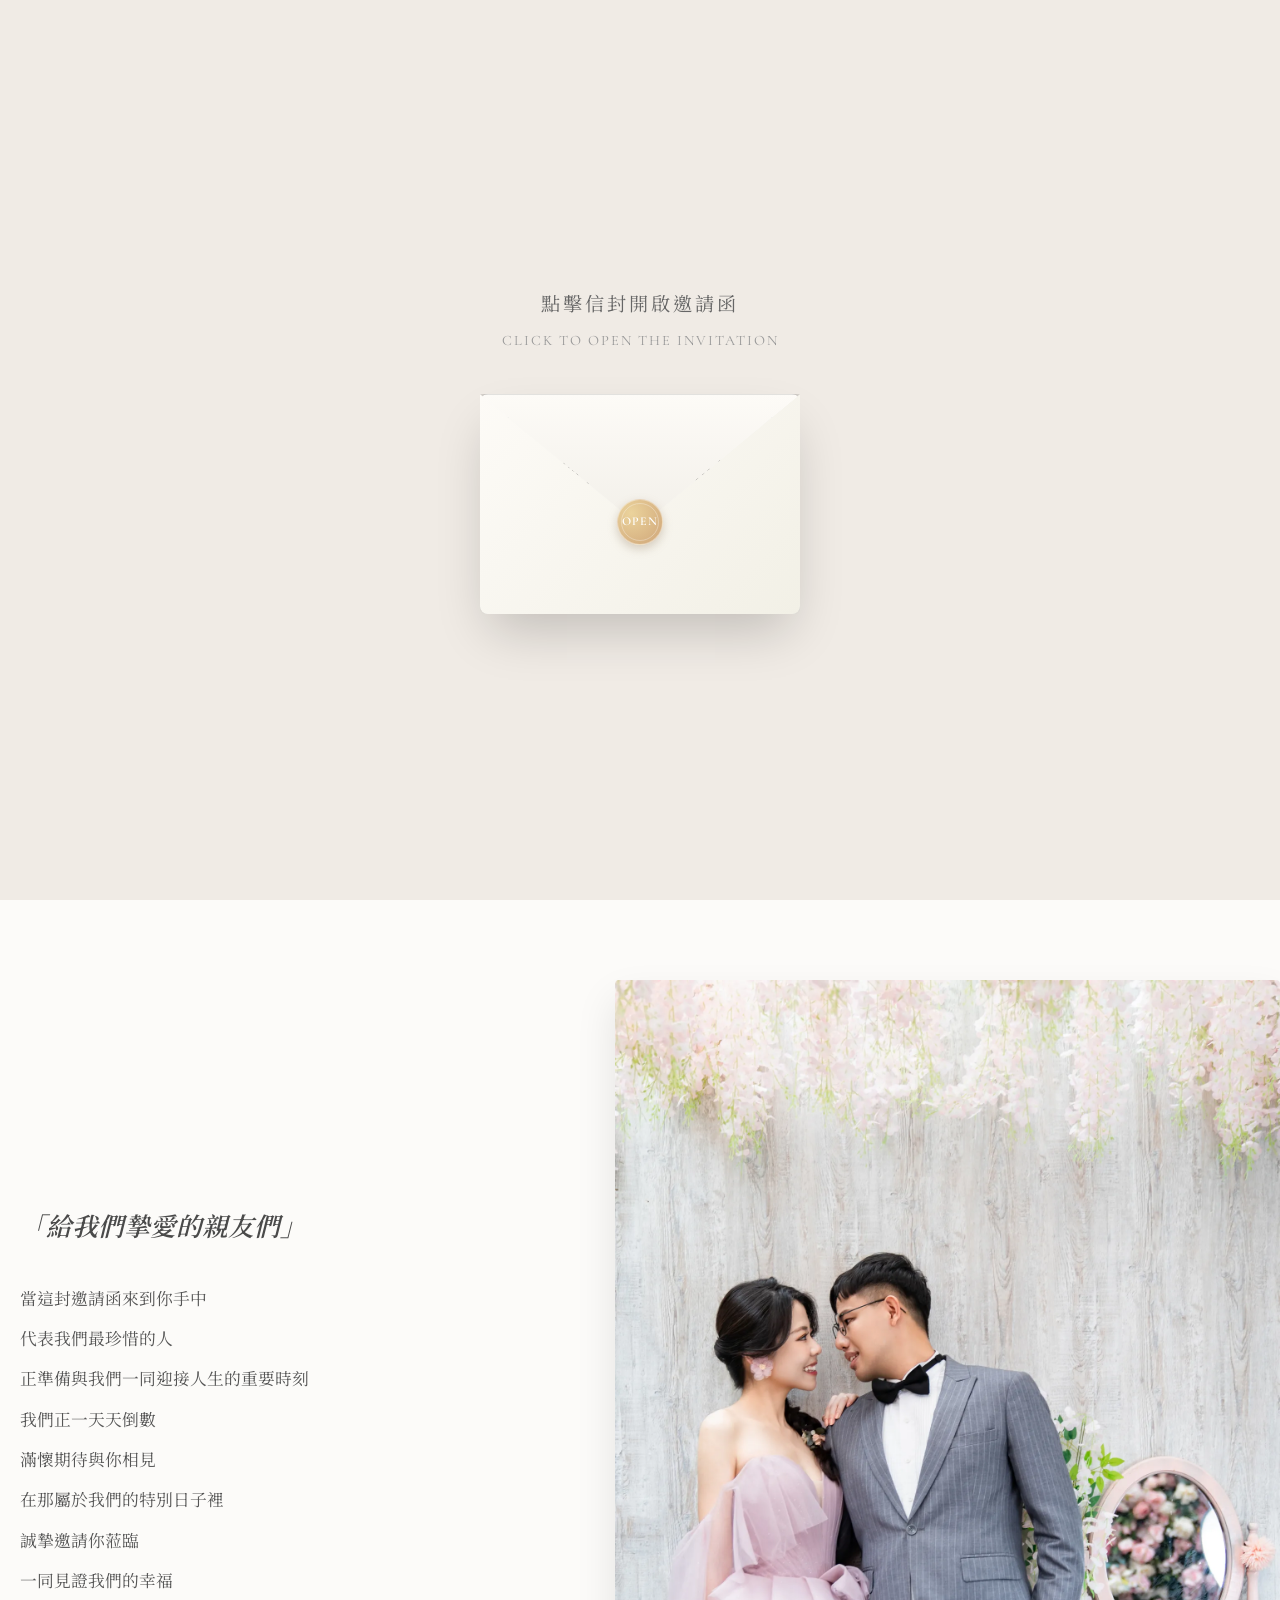
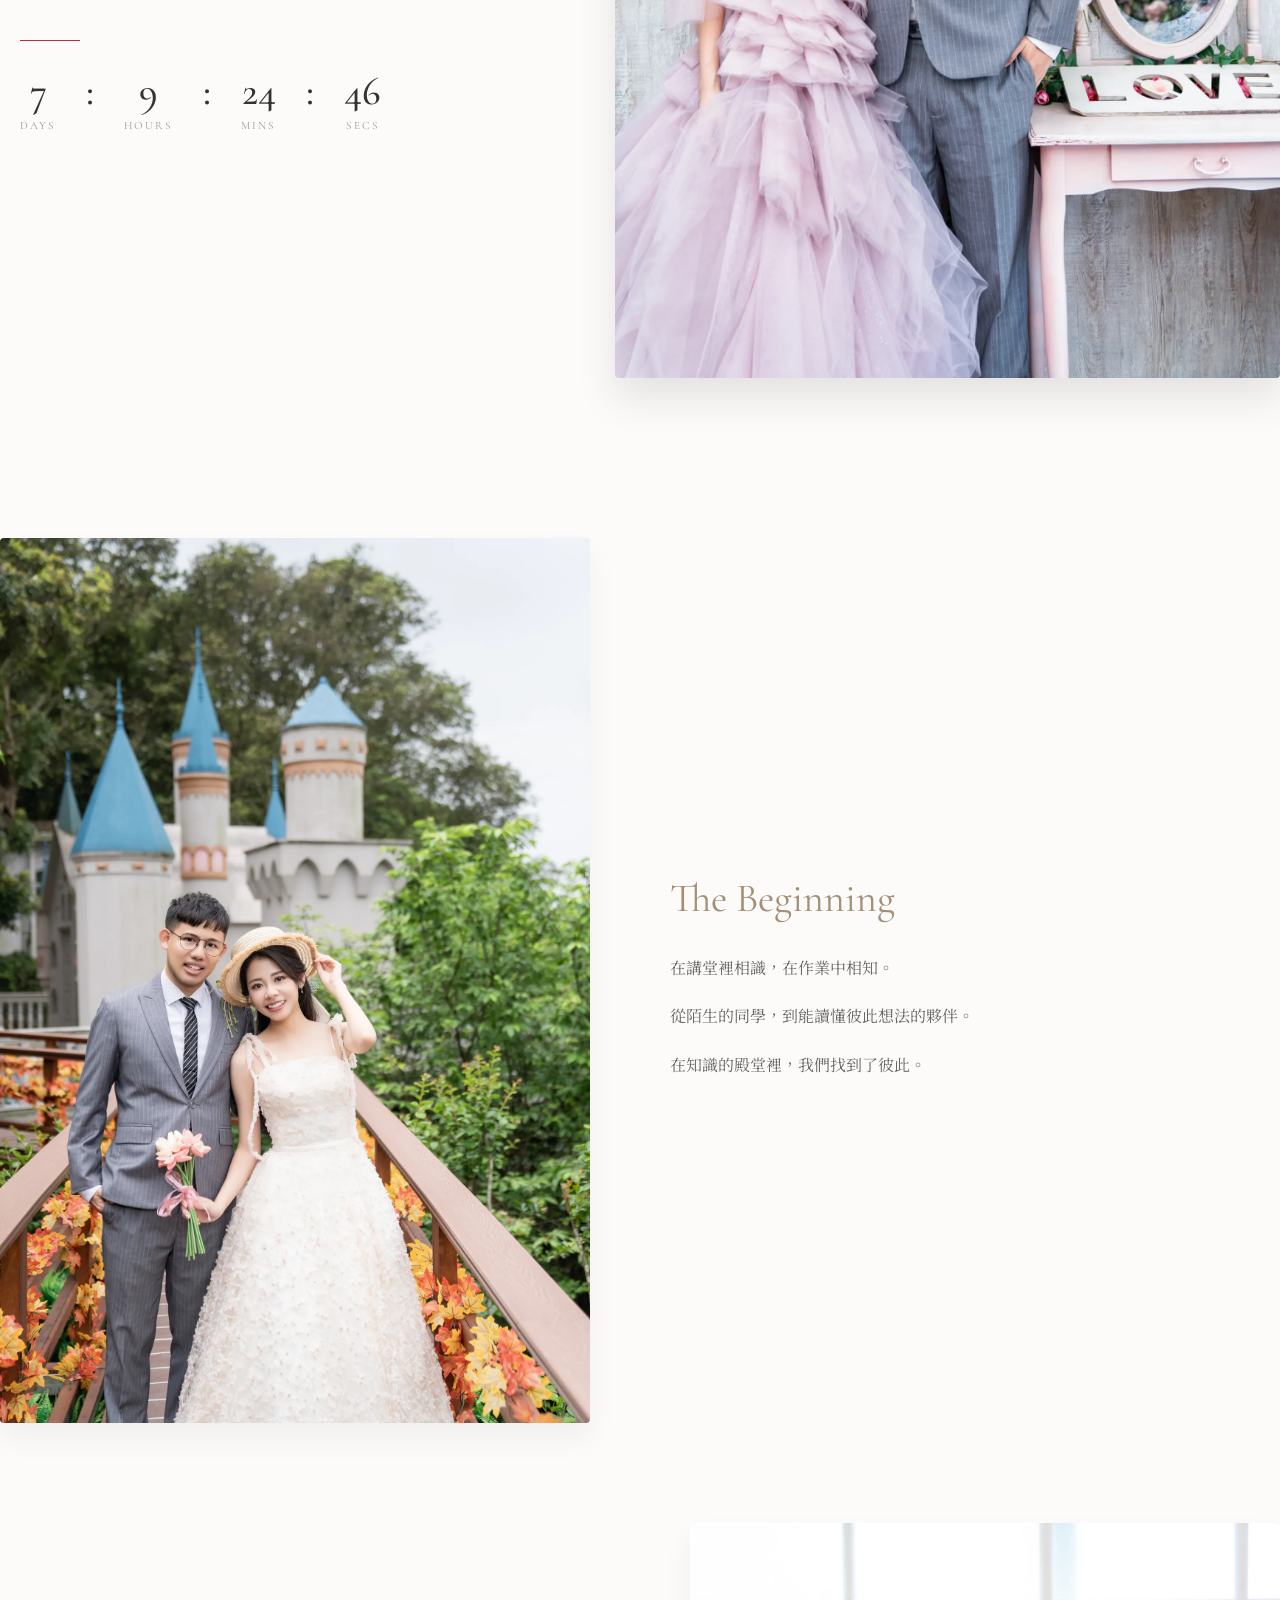
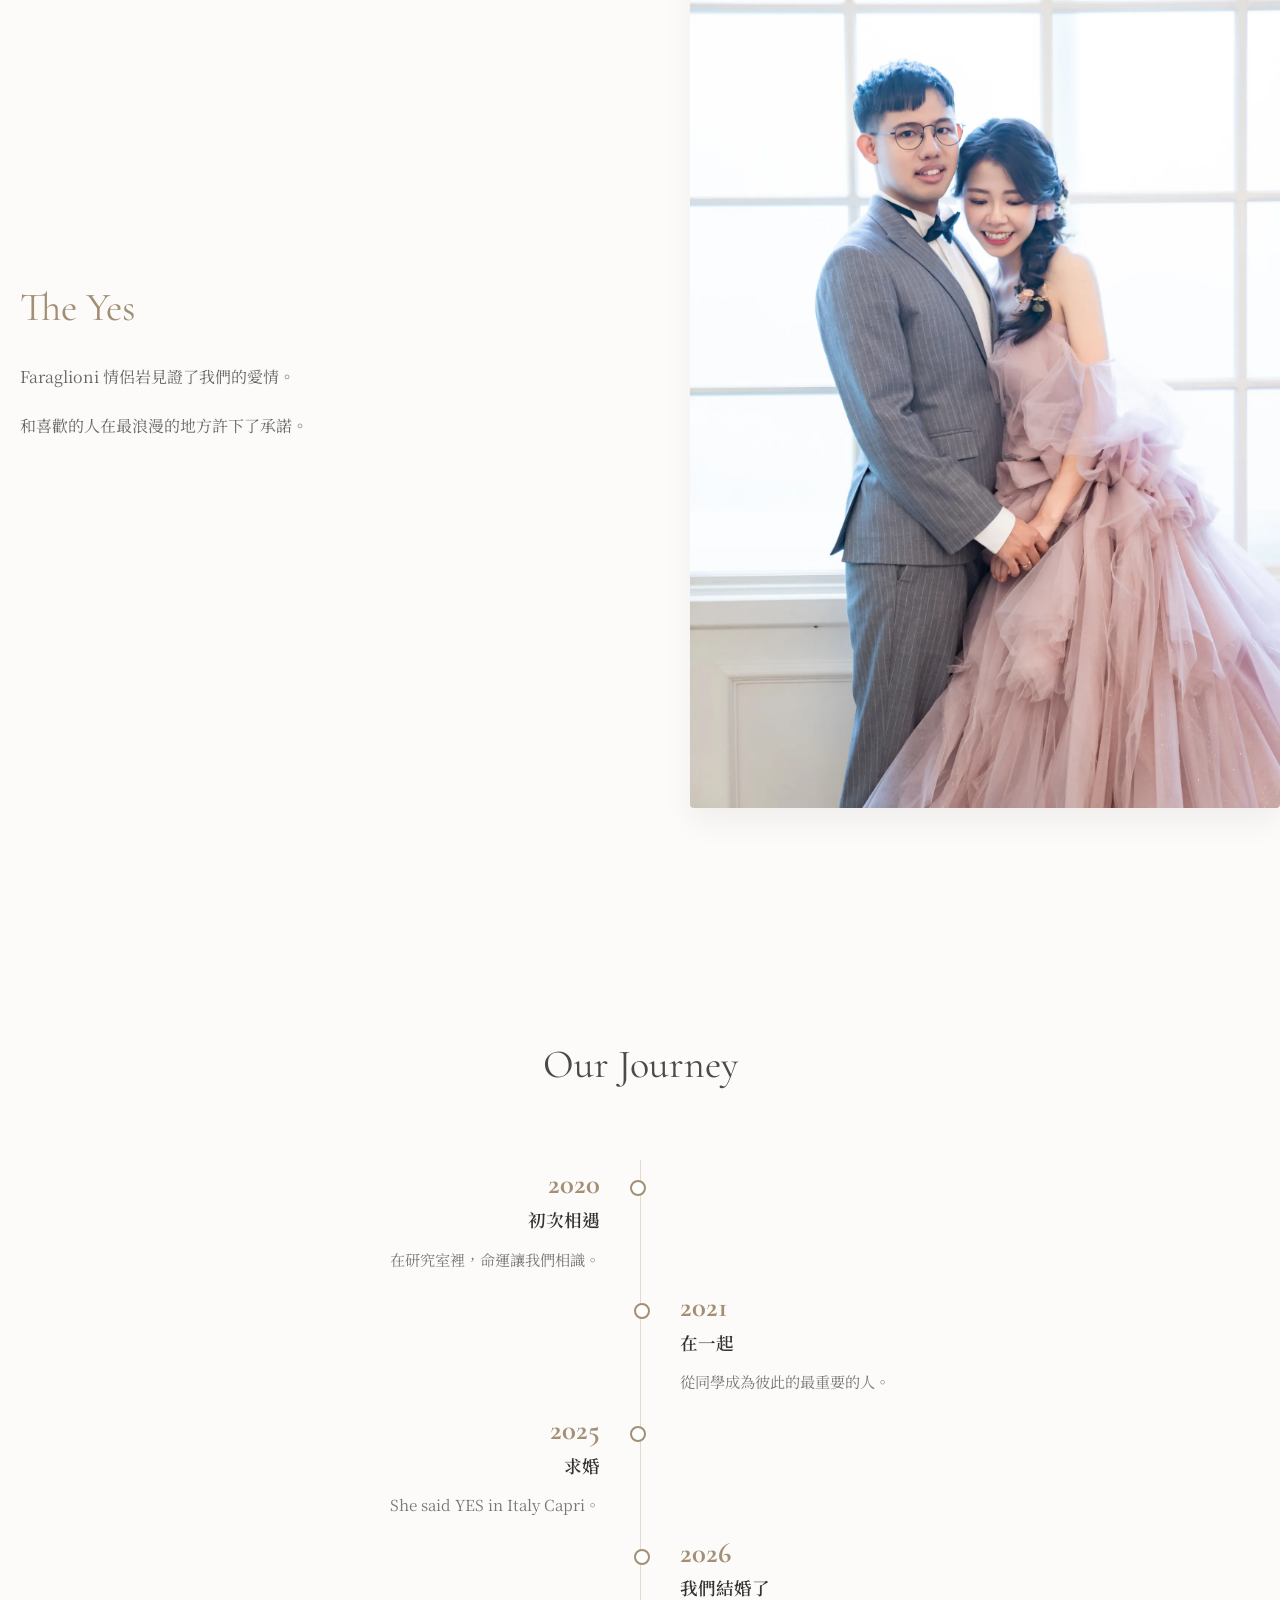
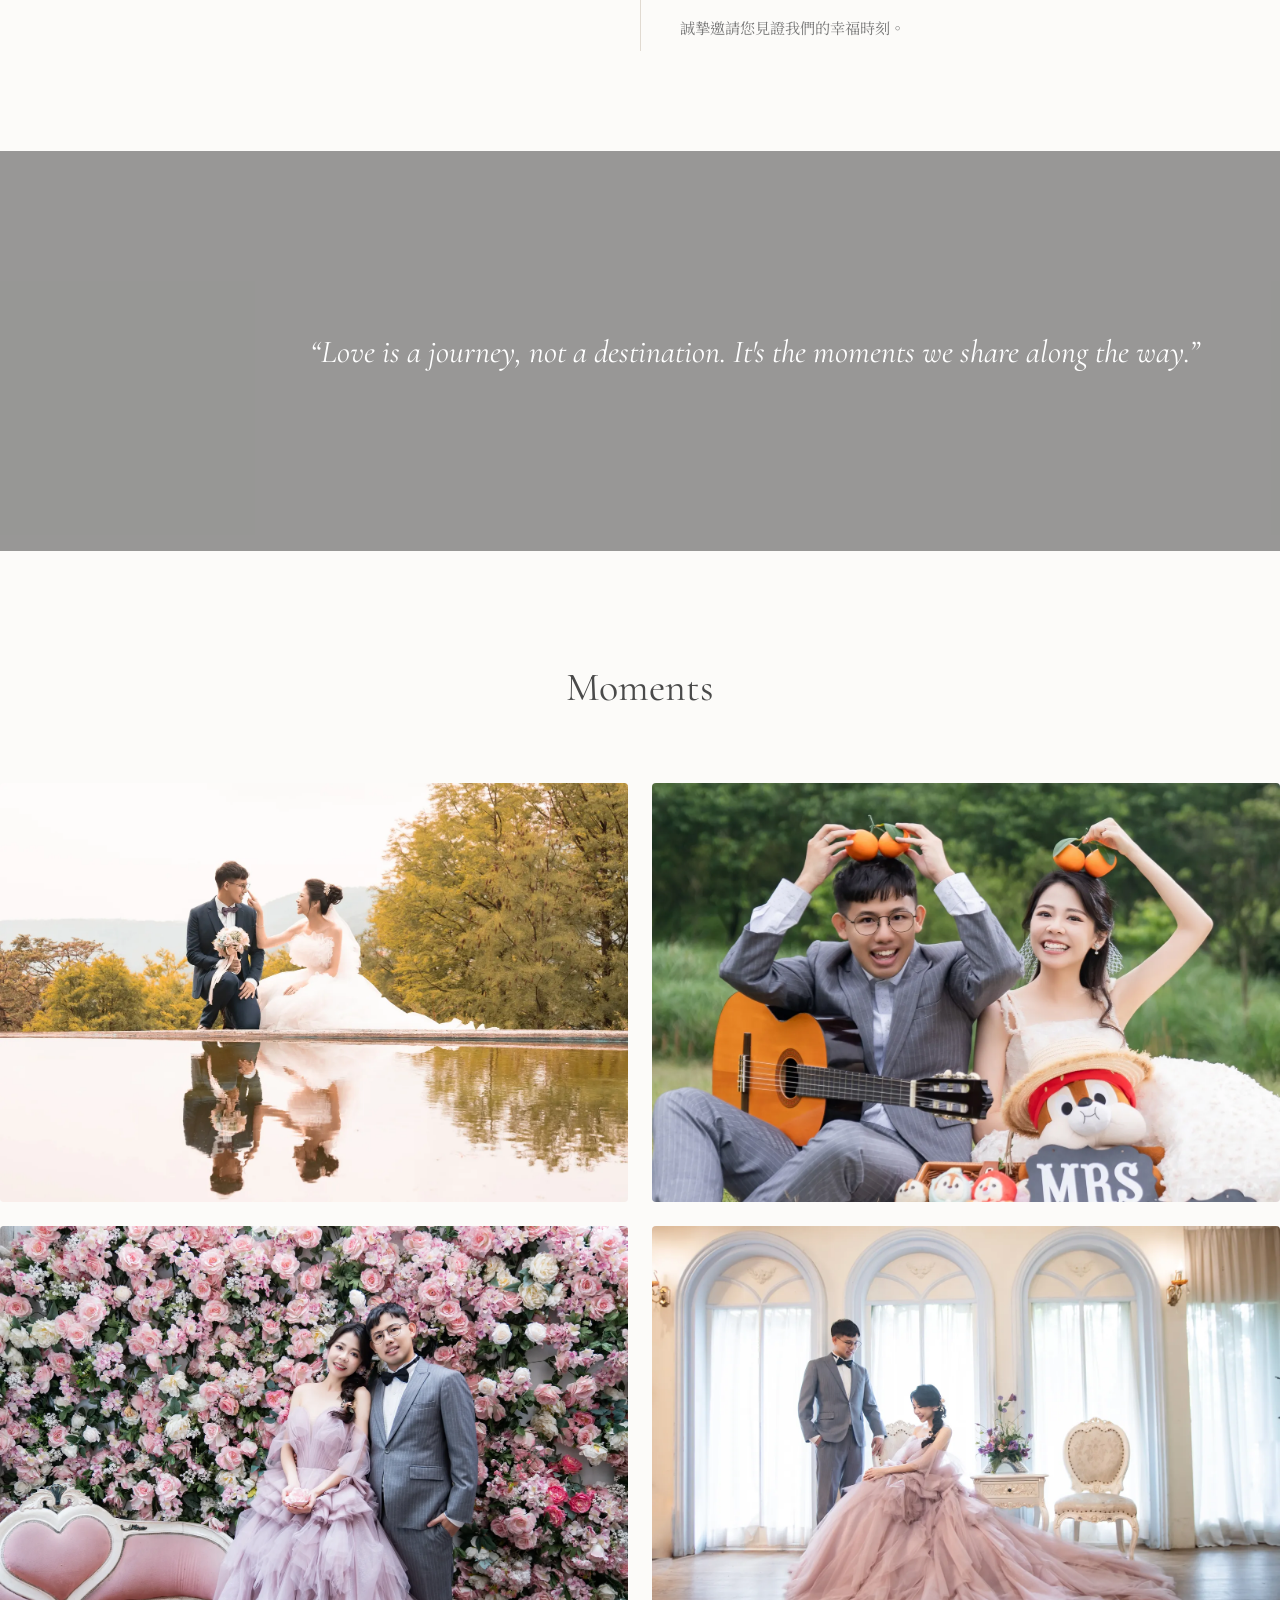
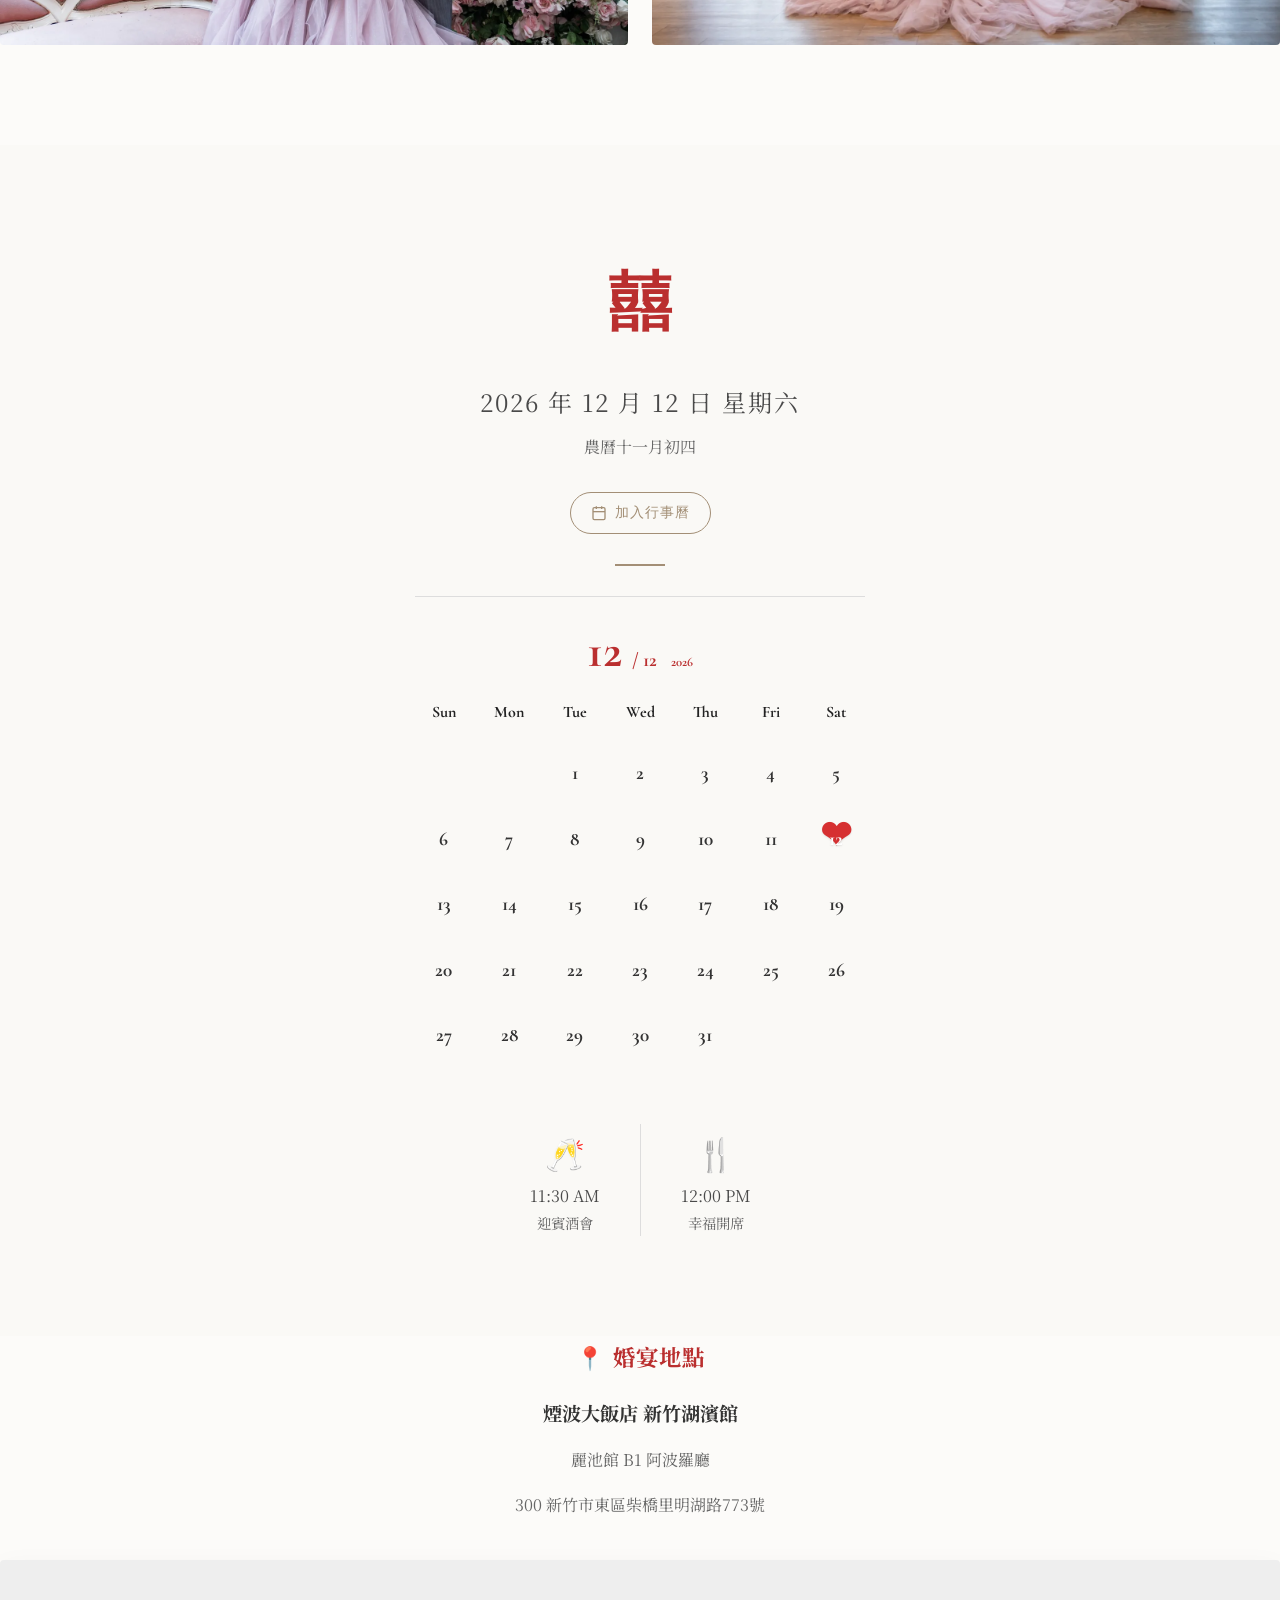
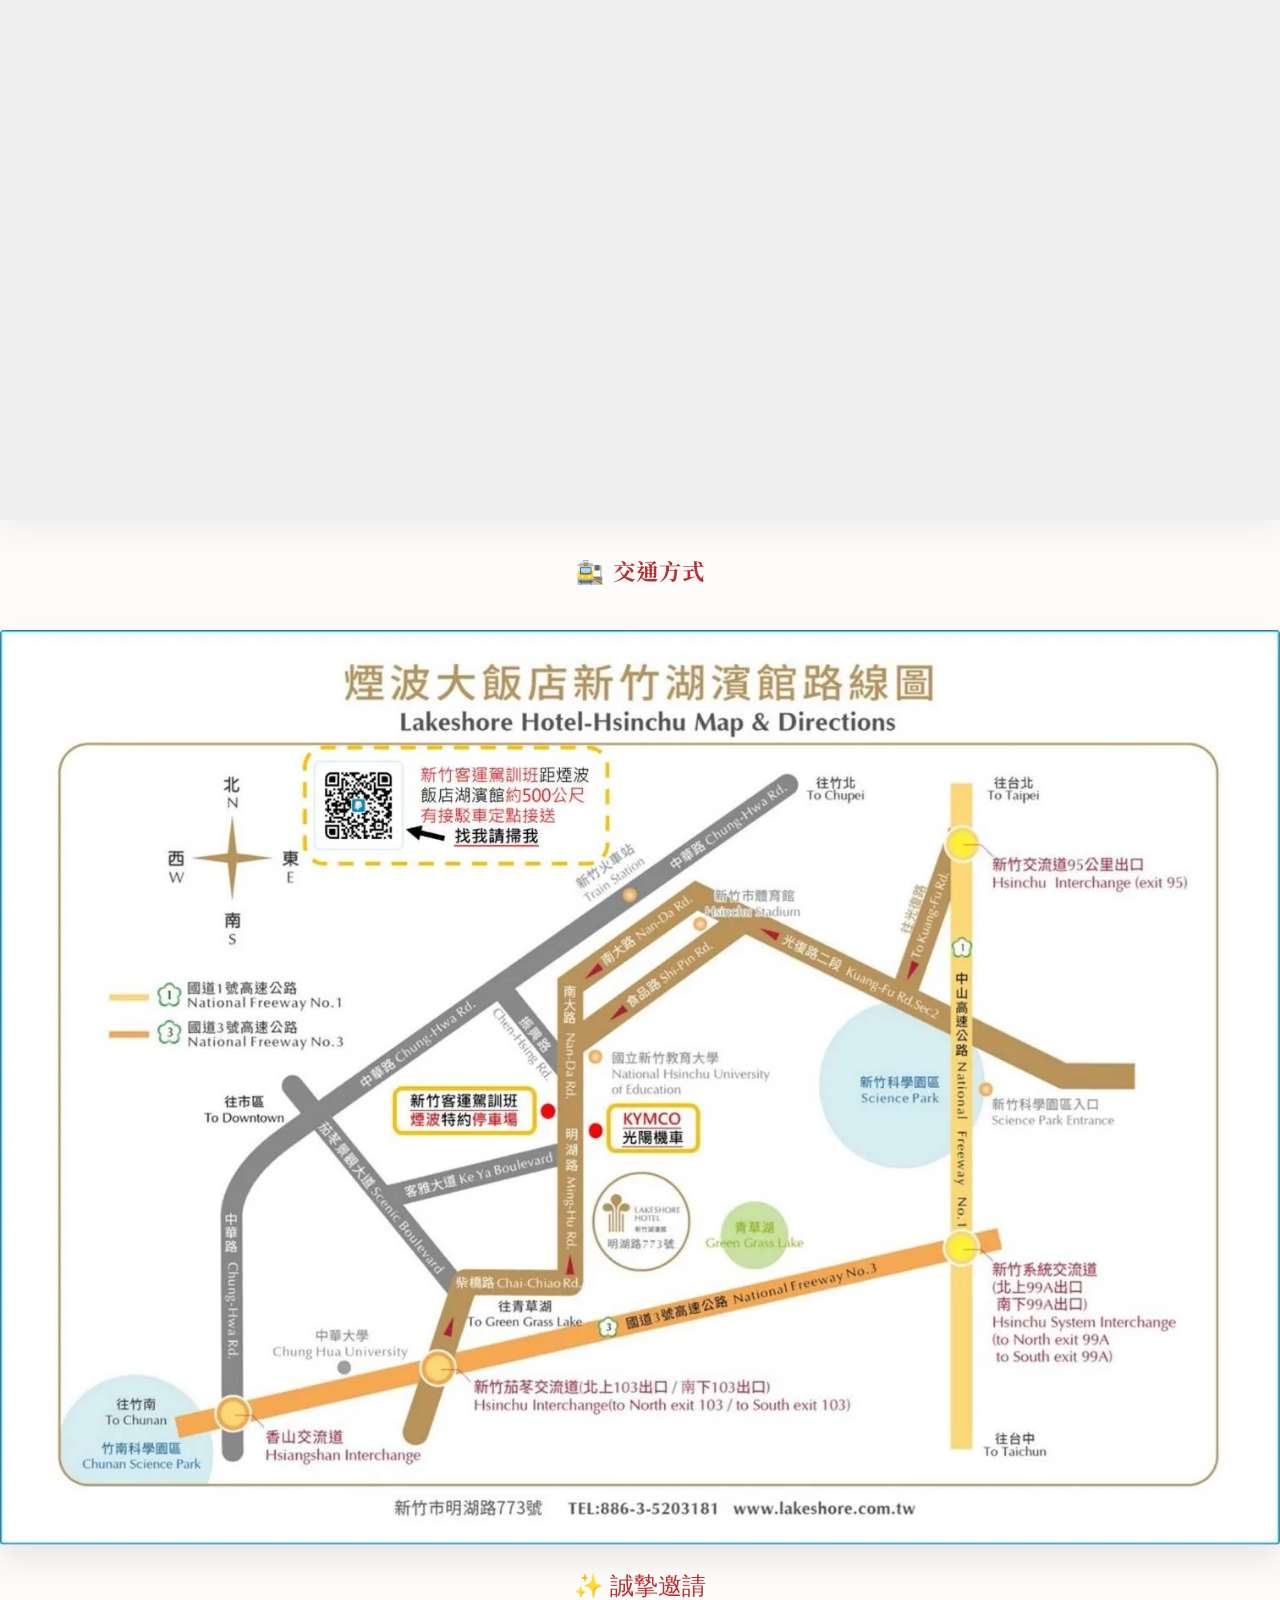
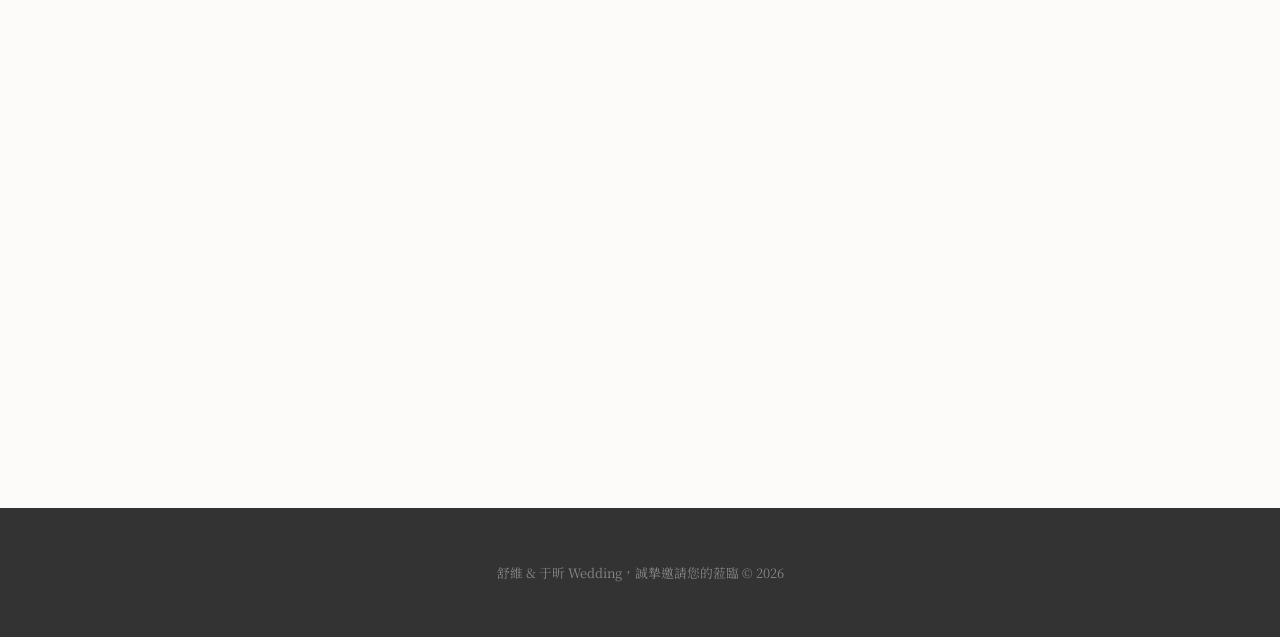
<file: index.html>
<!DOCTYPE html>
<html lang="zh-Hant">

<head>
  <meta charset="utf-8" />
  <meta name="viewport" content="width=device-width, initial-scale=1, maximum-scale=1" />
  <title>Andy & Cynthia | 2026.12.12</title>
  <!-- Open Graph (LINE 預覽縮圖用) -->
  <meta property="og:title" content="舒維 & 于昕｜婚禮邀請函 2026.12.12" />
  <meta property="og:description" content="誠摯邀請您蒞臨見證我們的幸福。時間：2026/12/12 12:00｜地點：煙波大飯店 新竹湖濱館" />
  <meta property="og:type" content="website" />
  <meta property="og:url" content="https://https://e9710b.github.io/AC_wedding.github.io/#" />
  <meta property="og:image"
    content="https://raw.githubusercontent.com/e9710b/AC_wedding.github.io/main/assets/img/S__44539912_0.webp" />
  <meta property="og:image:width" content="1200" />
  <meta property="og:image:height" content="630" />

  <!-- Optional: Twitter（有些平台也會用到） -->
  <meta name="twitter:card" content="summary_large_image" />

  <!-- 引入高質感字體 -->
  <link rel="preconnect" href="https://fonts.googleapis.com">
  <link rel="preconnect" href="https://fonts.gstatic.com" crossorigin>
  <link
    href="https://fonts.googleapis.com/css2?family=Cormorant+Garamond:ital,wght@0,300;0,400;0,600;0,700;1,400&family=Noto+Serif+TC:wght@300;400;600;700&display=swap"
    rel="stylesheet">

  <style>
    :root {
      --bg-color: #fcfbf9;
      --text-color: #4a4a4a;
      --accent-color: #a38f76;
      --red-accent: #ba2f2f;
      --font-en: 'Cormorant Garamond', serif;
      --font-zh: 'Noto Serif TC', serif;

      /* 信封配色 */
      --env-bg: #f7f5f0;
      /* 珍珠米白 */
      --env-shadow: rgba(163, 143, 118, 0.15);
      --gold-seal: #d4af37;
      /* 金色 */
    }

    * {
      box-sizing: border-box;
    }

    html,
    body {
      margin: 0;
      padding: 0;
      background-color: var(--bg-color);
      color: var(--text-color);
      font-family: var(--font-zh);
      line-height: 1.8;
      overflow-x: hidden;
      scroll-behavior: smooth;
    }

    /* ✅ 自動捲動時關掉 smooth，避免手機不動 */
    html.autoscroll-off-smooth {
      scroll-behavior: auto !important;
    }

    h1,
    h2,
    h3 {
      font-family: var(--font-en);
      margin: 0;
      font-weight: 400;
    }

    img {
      display: block;
      width: 100%;
      height: auto;
      object-fit: cover;
    }

    .container {
      max-width: 1400px;
      margin: 0 auto;
      padding: 0 24px;
      position: relative;
      z-index: 2;
    }

    .text-center {
      text-align: center;
    }

    .fade-up {
      opacity: 0;
      transform: translateY(30px);
      transition: all 1s ease;
    }

    .fade-up.visible {
      opacity: 1;
      transform: translateY(0);
    }

    /* === [信封設計] 線條加強版 === */
    #envelope-overlay {
      position: fixed;
      inset: 0;
      z-index: 9999;
      background: #f0ebe5;
      /* 柔和背景 */
      display: flex;
      flex-direction: column;
      align-items: center;
      justify-content: center;
      transition: opacity 1.2s ease, visibility 1.2s;
    }

    #envelope-overlay.hidden {
      opacity: 0;
      visibility: hidden;
      pointer-events: none;
    }

    /* 指引文字 */
    .click-hint {
      margin-bottom: 40px;
      text-align: center;
      animation: floatHint 2s infinite ease-in-out;
      z-index: 100;
    }

    .click-hint h3 {
      font-family: var(--font-zh);
      font-size: 1.2rem;
      letter-spacing: 3px;
      color: #666;
      margin-bottom: 5px;
      font-weight: 400;
    }

    .click-hint span {
      font-family: var(--font-en);
      font-size: 0.9rem;
      letter-spacing: 2px;
      color: #999;
      text-transform: uppercase;
    }

    /* 信封容器 */
    .modern-env {
      position: relative;
      width: 320px;
      height: 220px;
      cursor: pointer;
      perspective: 1000px;
    }

    /* 信封本體 (背面) */
    .env-back {
      position: absolute;
      bottom: 0;
      width: 100%;
      height: 100%;
      background: #fff;
      border-radius: 8px;
      /* 加深陰影，讓信封本體浮起來 */
      box-shadow: 0 25px 50px -10px rgba(0, 0, 0, 0.2);
      border: 1px solid #e0e0e0;
    }

    /* 內卡 (預覽) */
    .env-card {
      position: absolute;
      left: 10px;
      right: 10px;
      bottom: 10px;
      height: 85%;
      background: #faf9f6;
      border: 1px solid #ddd;
      display: flex;
      flex-direction: column;
      align-items: center;
      justify-content: flex-start;
      padding-top: 30px;
      z-index: 5;
      transition: transform 0.8s ease 0.4s;
    }

    .env-card-text {
      font-family: var(--font-en);
      font-size: 1.8rem;
      color: #333;
    }

    /* 信封口袋 (前面) */
    .env-front {
      position: absolute;
      bottom: 0;
      left: 0;
      width: 100%;
      height: 100%;
      background: var(--env-bg);
      clip-path: polygon(0 0, 50% 60%, 100% 0, 100% 100%, 0 100%);
      z-index: 10;
      border-radius: 0 0 8px 8px;
      background: linear-gradient(135deg, #fdfbf7 0%, #f2f0e6 100%);
      /* [修改] 加上 Drop Shadow 讓口袋邊緣清楚 */
      filter: drop-shadow(0 -1px 1px rgba(0, 0, 0, 0.1));
    }

    /* 信封蓋 (可翻轉) */
    .env-flap {
      position: absolute;
      top: 0;
      left: 0;
      width: 100%;
      height: 100%;
      background: linear-gradient(to bottom, #fdfbf7, #ebe8e0);
      clip-path: polygon(0 0, 100% 0, 50% 60%);
      transform-origin: top;
      transition: transform 0.6s ease-in-out, z-index 0.6s;
      z-index: 20;
      border-radius: 8px 8px 0 0;

      /* [修改] 關鍵：這裡加強了陰影，模擬邊框線條 */
      filter: drop-shadow(0 0 1px rgba(0, 0, 0, 0.3)) drop-shadow(0 5px 10px rgba(0, 0, 0, 0.15));
    }

    /* 蓋子上緣加一條實線，避免頂部看不清楚 */
    .env-flap::after {
      content: '';
      position: absolute;
      top: 0;
      left: 0;
      right: 0;
      height: 1px;
      background: rgba(0, 0, 0, 0.1);
    }

    /* 金色封蠟 */
    .gold-seal {
      position: absolute;
      top: 58%;
      left: 50%;
      transform: translate(-50%, -50%);
      width: 46px;
      height: 46px;
      background: radial-gradient(circle at 30% 30%, #ebd39c, #cfa578);
      border-radius: 50%;
      box-shadow: 0 4px 10px rgba(163, 143, 118, 0.4);
      z-index: 30;
      display: flex;
      align-items: center;
      justify-content: center;
      color: #fff;
      font-family: var(--font-en);
      font-weight: 600;
      font-size: 12px;
      letter-spacing: 1px;
      transition: opacity 0.4s;
      border: 1px solid rgba(255, 255, 255, 0.4);
    }

    .gold-seal::after {
      content: '';
      position: absolute;
      inset: 3px;
      border: 1px solid rgba(255, 255, 255, 0.3);
      border-radius: 50%;
    }

    /* 開啟動畫狀態 */
    .modern-env.open .env-flap {
      transform: rotateX(180deg);
      z-index: 1;
    }

    .modern-env.open .gold-seal {
      opacity: 0;
      pointer-events: none;
    }

    .modern-env.open .env-card {
      transform: translateY(-120px);
      z-index: 15;
    }

    .modern-env:hover .gold-seal {
      transform: translate(-50%, -50%) scale(1.1);
      transition: 0.3s;
    }

    @keyframes floatHint {

      0%,
      100% {
        transform: translateY(0);
      }

      50% {
        transform: translateY(-5px);
      }
    }


    /* === 2. Hero 主視覺 === */
    .hero {
      position: relative;
      height: 100vh;
      width: 100%;
      display: flex;
      align-items: center;
      justify-content: center;
      overflow: hidden;
      color: #F5F2ED;
    }

    .hero-bg {
      position: absolute;
      inset: 0;
      background-image: url('assets/img/S__44539912_0.webp');
      background-size: cover;
      background-position: center;
      filter: brightness(1);
      transform: scale(1.1);
      transition: transform 10s ease;
      z-index: 0;
    }

    .hero.active .hero-bg {
      transform: scale(1);
    }

    .hero-content {
      position: relative;
      z-index: 2;
      text-align: center;
      opacity: 0;
      transform: translateY(30px);
      transition: opacity 1.5s ease, transform 1.5s ease;
      padding-left: 0px;
      padding-top: 350px;
    }

    .hero.active .hero-content {
      opacity: 1;
      transform: translateY(0);
    }

    .hero-title {
      transform: translateY(90px);
      font-size: clamp(3.5rem, 8vw, 6rem);
      font-family: var(--font-en);
      line-height: 1.1;
      margin-bottom: 14px;
      text-shadow: 0 4px 15px rgba(0, 0, 0, 0.5);
    }

    .hero-subtitle {
      transform: translateY(90px);
      font-family: var(--font-en);
      font-style: italic;
      font-size: 3.1rem;
      letter-spacing: 0.2em;
      margin-top: 4px;
      margin-bottom: 10px;
      opacity: 0.85;
    }

    .hero-subtitle::before {
      content: "";
      position: absolute;
      inset: -40px -60px;
      /* 包住文字但留呼吸感 */
      background: rgba(0, 0, 0, 0.25);
      filter: blur(30px);
      z-index: -1;
    }

    .hero-date-line {
      transform: translateY(90px);
      font-size: 1.2rem;
      letter-spacing: 0.3em;
      font-family: var(--font-en);
      text-transform: uppercase;
      border-top: 1px solid rgba(255, 255, 255, 0.7);
      padding-top: 10px;
      display: inline-block;
      margin-top: 8px;
    }

    .hero-date-line::before {
      content: "";
      position: absolute;
      inset: -40px -60px;
      /* 包住文字但留呼吸感 */
      background: rgba(0, 0, 0, 0.25);
      filter: blur(30px);
      z-index: -1;
    }

    /* === 3. Intro Section === */
    .intro-section {
      min-height: 100vh;
      display: flex;
      align-items: center;
      justify-content: center;
      padding: 80px 0;
    }

    .intro-grid {
      display: grid;
      grid-template-columns: 1fr 1.2fr;
      gap: 60px;
      align-items: center;
      width: 100%;
    }

    @media(max-width: 900px) {
      .intro-grid {
        grid-template-columns: 1fr;
        gap: 40px;
      }

      .intro-section {
        padding-top: 80px;
        align-items: flex-start;
      }

      .intro-text-col {
        text-align: center;
        order: 1;
      }

      .intro-img-wrap {
        order: 2;
      }
    }

    .intro-img-wrap {
      position: relative;
      border-radius: 4px;
      overflow: hidden;
      box-shadow: 0 20px 40px rgba(0, 0, 0, 0.1);
    }

    .intro-text-col {
      padding: 20px;
    }

    .intro-title {
      font-size: 1.6rem;
      font-style: italic;
      margin-bottom: 30px;
      font-family: var(--font-zh);
      font-weight: 600;
    }

    .intro-body {
      font-size: 1.05rem;
      line-height: 2.4;
      color: #555;
      margin-bottom: 40px;
    }

    .countdown-divider {
      width: 60px;
      height: 1px;
      background: var(--red-accent);
      margin: 30px 0;
    }

    @media(max-width: 900px) {
      .countdown-divider {
        margin: 30px auto;
      }
    }

    .countdown-wrap {
      display: flex;
      gap: 30px;
      margin-bottom: 20px;
    }

    @media(max-width: 900px) {
      .countdown-wrap {
        justify-content: center;
      }
    }

    .cd-item {
      text-align: center;
      font-family: var(--font-en);
    }

    .cd-number {
      font-size: 2.5rem;
      line-height: 1;
      color: #333;
      font-weight: 500;
    }

    .cd-label {
      font-size: 0.7rem;
      letter-spacing: 2px;
      color: #999;
      text-transform: uppercase;
      margin-top: 5px;
    }

    /* [NEW] Add to Calendar Button Style */
    .calendar-btn {
      display: inline-flex;
      align-items: center;
      gap: 8px;
      padding: 8px 20px;
      background-color: transparent;
      border: 1px solid var(--accent-color);
      color: var(--accent-color);
      font-family: var(--font-en);
      font-size: 0.85rem;
      letter-spacing: 1px;
      border-radius: 50px;
      text-transform: uppercase;
      text-decoration: none;
      cursor: pointer;
      transition: all 0.3s;
      margin-top: 15px;
    }

    .calendar-btn:hover {
      background-color: var(--accent-color);
      color: #fff;
    }

    .calendar-btn svg {
      width: 16px;
      height: 16px;
    }

    /* === 4. Story Section === */
    .story-section {
      padding: 80px 0;
    }

    .story-row {
      display: flex;
      align-items: center;
      gap: 60px;
      margin-bottom: 100px;
    }

    .story-row.reverse {
      flex-direction: row-reverse;
    }

    .story-img-col {
      flex: 1;
    }

    .story-img-col img {
      width: 100%;
      border-radius: 4px;
      box-shadow: 0 15px 30px rgba(0, 0, 0, 0.05);
      transition: transform 0.6s ease;
    }

    .story-img-col:hover img {
      transform: scale(1.02);
    }

    .story-text-col {
      flex: 1;
      padding: 0 20px;
    }

    .story-text-col h3 {
      font-family: var(--font-en);
      font-size: 2.5rem;
      color: var(--accent-color);
      margin-bottom: 20px;
    }

    .story-text-col p {
      font-size: 1rem;
      color: #666;
      margin-bottom: 20px;
      text-align: justify;
    }

    @media(max-width: 768px) {

      .story-row,
      .story-row.reverse {
        flex-direction: column;
        gap: 40px;
        margin-bottom: 80px;
      }

      /* ✅ 讓手機版 Story 永遠是：文字在上、照片在下 */
      .story-row .story-text-col,
      .story-row.reverse .story-text-col {
        order: 1;
      }

      .story-row .story-img-col,
      .story-row.reverse .story-img-col {
        order: 2;
      }

      .story-text-col {
        text-align: center;
        padding: 0;
      }

      .story-text-col p {
        text-align: center;
      }
    }


    /* === 5. Timeline Section === */
    .timeline-section {
      padding: 40px 0 100px 0;
    }

    .section-title-center {
      text-align: center;
      font-family: var(--font-en);
      font-size: 2.5rem;
      color: var(--text-color);
      margin-bottom: 60px;
    }

    .timeline {
      position: relative;
      max-width: 800px;
      margin: 0 auto;
    }

    .timeline::after {
      content: '';
      position: absolute;
      width: 1px;
      background-color: var(--accent-color);
      top: 0;
      bottom: 0;
      left: 50%;
      margin-left: -0.5px;
      opacity: 0.3;
    }

    .timeline-item {
      padding: 10px 40px;
      position: relative;
      background-color: inherit;
      width: 50%;
    }

    .timeline-item.left {
      left: 0;
      text-align: right;
    }

    .timeline-item.right {
      left: 50%;
      text-align: left;
    }

    .timeline-item::after {
      content: '';
      position: absolute;
      width: 12px;
      height: 12px;
      right: -6px;
      background-color: #fff;
      border: 2px solid var(--accent-color);
      top: 20px;
      border-radius: 50%;
      z-index: 1;
    }

    .timeline-item.right::after {
      left: -6px;
    }

    .timeline-content h4 {
      font-family: var(--font-en);
      font-size: 1.8rem;
      margin: 0;
      color: var(--accent-color);
      line-height: 1;
    }

    .timeline-content h5 {
      font-family: var(--font-zh);
      font-size: 1.1rem;
      margin: 5px 0 10px 0;
      font-weight: 600;
      color: #333;
    }

    .timeline-content p {
      font-size: 0.95rem;
      color: #777;
      margin: 0;
    }

    @media (max-width: 600px) {
      .timeline::after {
        left: 20px;
      }

      .timeline-item {
        width: 100%;
        padding-left: 50px;
        padding-right: 25px;
        text-align: left;
      }

      .timeline-item.left {
        text-align: left;
      }

      .timeline-item.right {
        left: 0%;
      }

      .timeline-item::after {
        left: 14px;
      }

      .timeline-item.right::after {
        left: 14px;
      }
    }

    /* === 6. Parallax Quote === */
    .parallax-quote {
      position: relative;
      height: 400px;
      background-image: url('https://images.unsplash.com/photo-1522673607200-1645062cd958?auto=format&fit=crop&w=1600&q=80');
      background-size: cover;
      background-attachment: fixed;
      background-position: center;
      display: flex;
      align-items: center;
      justify-content: center;
      color: #fff;
    }

    .parallax-overlay {
      position: absolute;
      inset: 0;
      background: rgba(0, 0, 0, 0.4);
    }

    .quote-content {
      position: relative;
      z-index: 2;
      text-align: center;
      max-width: 700px;
      padding: 20px;
    }

    .quote-text {
      font-family: var(--font-en);
      font-size: 2rem;
      font-style: italic;
      line-height: 1.6;
      white-space: nowrap;
    }

    @media (max-width: 768px) {
      .quote-text {
        white-space: normal;
        /* 📱 手機恢復自動換行 */
      }
    }

    /* === 7. Moments Gallery === */
    .moments-section {
      padding: 100px 0;
    }

    .moments-grid {
      display: grid;
      grid-template-columns: repeat(3, 1fr);
      gap: 20px;
    }

    .moment-item {
      overflow: hidden;
      border-radius: 4px;
    }

    .moment-item img {
      width: 100%;
      height: 100%;
      object-fit: cover;
      transition: transform 0.8s ease;
      aspect-ratio: 2/3;
    }

    .moment-item:hover img {
      transform: scale(1.1);
    }

    @media(max-width: 768px) {
      .moments-grid {
        grid-template-columns: 1fr;
      }
    }


    /* === 8. 日曆與資訊 (粗體 + 跳動愛心) === */
    .details-section {
      text-align: center;
      padding: 100px 0;
      background: #faf9f6;
    }

    .double-happiness {
      font-size: 4rem;
      color: var(--red-accent);
      font-weight: bold;
      margin-bottom: 20px;
      font-family: "Microsoft JhengHei", sans-serif;
    }

    .date-large {
      font-size: 1.5rem;
      letter-spacing: 2px;
      margin-bottom: 10px;
    }

    .lunar-date {
      font-size: 1rem;
      color: #666;
      margin-bottom: 10px;
    }

    /* 減少底部 margin */

    .calendar-wrapper {
      max-width: 450px;
      margin: 0 auto;
      border-top: 1px solid #ddd;
      padding-top: 30px;
      margin-bottom: 60px;
    }

    .cal-header {
      display: flex;
      align-items: baseline;
      gap: 10px;
      margin-bottom: 20px;
      justify-content: center;
    }

    .cal-month {
      font-size: 3rem;
      color: var(--red-accent);
      font-family: var(--font-en);
      line-height: 1;
      font-weight: bold;
    }

    .cal-year {
      font-size: 1.2rem;
      color: var(--red-accent);
      font-family: var(--font-en);
      font-weight: bold;
    }

    .cal-grid {
      display: grid;
      grid-template-columns: repeat(7, 1fr);
      gap: 8px;
      text-align: center;
    }

    /* 粗體設定 */
    .cal-head {
      color: #222;
      font-size: 1rem;
      margin-bottom: 10px;
      font-family: var(--font-en);
      font-weight: 700;
    }

    .cal-day {
      aspect-ratio: 1;
      display: flex;
      align-items: center;
      justify-content: center;
      font-family: var(--font-en);
      font-size: 1.2rem;
      color: #333;
      font-weight: 700;
    }

    @keyframes heartbeat {
      0% {
        transform: scale(1);
      }

      15% {
        transform: scale(1.15);
      }

      30% {
        transform: scale(1);
      }

      45% {
        transform: scale(1.15);
      }

      60% {
        transform: scale(1);
      }

      100% {
        transform: scale(1);
      }
    }

    .cal-day.heart {
      position: relative;
      color: #fff !important;
      font-weight: bold;
      z-index: 1;
      text-shadow: 0 1px 2px rgba(0, 0, 0, 0.1);
    }

    .cal-day.heart::before {
      content: '❤';
      position: absolute;
      inset: 0;
      display: flex;
      align-items: center;
      justify-content: center;
      color: #d63031;
      font-size: 2.4rem;
      opacity: 1;
      z-index: -1;
      padding-bottom: 4px;
      animation: heartbeat 1.3s infinite ease-in-out;
    }

    /* === 9. 地圖 & 交通 === */
    .map-section {
      padding-bottom: 80px;
      padding-top: 80px;
    }

    .location-grid {
      display: grid;
      grid-template-columns: 1fr 1fr;
      gap: 40px;
      margin-bottom: 40px;
      text-align: left;
    }

    @media(max-width: 768px) {
      .location-grid {
        grid-template-columns: 1fr;
        gap: 30px;
      }
    }

    .loc-title {
      font-family: var(--font-zh);
      font-size: 1.4rem;
      color: var(--red-accent);
      margin-bottom: 15px;
      font-weight: 700;
      letter-spacing: 1px;
    }

    .loc-name {
      font-size: 1.2rem;
      font-weight: 700;
      margin-bottom: 5px;
      color: #333;
    }

    .loc-detail,
    .loc-addr {
      color: #666;
      margin-bottom: 5px;
      font-size: 1rem;
    }

    .transport-list {
      list-style: none;
      padding: 0;
      margin: 0;
    }

    .transport-list li {
      margin-bottom: 12px;
      color: #555;
      padding-left: 0;
      line-height: 1.6;
    }

    .transport-list strong {
      color: #333;
      font-weight: 700;
      margin-right: 5px;
    }

    .map-wrap {
      width: 100%;
      max-width: 1400px;
      /* ✅ 左右縮小的關鍵 */
      margin: 0 auto;
      /* ✅ 水平置中 */
      height: 560px;
      background: #eee;
      filter: grayscale(0%);
      box-shadow: 0 10px 30px rgba(0, 0, 0, 0.05);
      border-radius: 4px;
      overflow: hidden;
    }

    @media(max-width: 768px) {
      .map-wrap {
        max-width: 100%;
        height: 260px;
      }
    }

    .map-wrap iframe {
      width: 100%;
      height: 100%;
      border: 0;
    }

    /* === 控制項 === */
    .controls {
      position: fixed;
      bottom: 30px;
      right: 30px;
      z-index: 100;
      display: flex;
      flex-direction: column;
      gap: 15px;
      align-items: center;
    }

    .music-disc {
      width: 50px;
      height: 50px;
      background: #222;
      border-radius: 50%;
      border: 2px solid var(--accent-color);
      display: flex;
      align-items: center;
      justify-content: center;
      cursor: pointer;
      box-shadow: 0 5px 15px rgba(0, 0, 0, 0.2);
    }

    .music-disc svg {
      width: 20px;
      color: #fff;
    }

    .music-disc.playing {
      animation: spin 4s linear infinite;
    }

    .music-disc.paused {
      animation: none;
      opacity: 0.7;
    }

    .scroll-btn {
      font-size: 10px;
      font-family: var(--font-en);
      letter-spacing: 1px;
      color: #333;
      background: rgba(255, 255, 255, 0.8);
      padding: 4px 8px;
      border-radius: 4px;
      cursor: pointer;
      text-transform: uppercase;
      border: 1px solid #ccc;
    }

    .scroll-btn.active {
      background: var(--accent-color);
      color: #fff;
      border-color: transparent;
    }

    @keyframes spin {
      100% {
        transform: rotate(360deg);
      }
    }

    footer {
      text-align: center;
      padding: 40px;
      background: #333;
      color: #888;
      font-size: 0.8rem;
    }

    /* === [NEW] 自訂彈窗樣式 (取代醜醜的 alert) === */
    .modal-overlay {
      position: fixed;
      inset: 0;
      z-index: 99999;
      background: rgba(0, 0, 0, 0.6);
      display: flex;
      align-items: center;
      justify-content: center;
      opacity: 0;
      pointer-events: none;
      transition: opacity 0.3s;
      padding: 20px;
    }

    .modal-overlay.active {
      opacity: 1;
      pointer-events: auto;
    }

    .modal-box {
      background: #fff;
      max-width: 400px;
      width: 100%;
      padding: 30px 25px;
      border-radius: 8px;
      text-align: center;
      box-shadow: 0 10px 25px rgba(0, 0, 0, 0.2);
      transform: translateY(20px);
      transition: transform 0.3s;
      border-top: 4px solid var(--red-accent);
      /* 配合您的紅色系 */
    }

    .modal-overlay.active .modal-box {
      transform: translateY(0);
    }

    .modal-title {
      font-family: var(--font-zh);
      font-size: 1.25rem;
      font-weight: 700;
      color: #333;
      margin-bottom: 15px;
    }

    .modal-text {
      font-size: 1rem;
      color: #666;
      line-height: 1.6;
      margin-bottom: 25px;
      text-align: left;
    }

    .modal-text ul {
      padding-left: 20px;
      margin: 10px 0;
    }

    .modal-text li {
      margin-bottom: 5px;
    }

    .modal-btn {
      background: var(--accent-color);
      color: #fff;
      border: none;
      padding: 10px 30px;
      font-size: 1rem;
      border-radius: 50px;
      cursor: pointer;
      transition: 0.3s;
      font-family: var(--font-zh);
    }

    .modal-btn:hover {
      background: #8e7c65;
    }

    /* Hero 手機版 */
    @media (max-width: 768px) {
      .hero-content {
        position: absolute;
        top: auto;
        left: 20px;
        right: 20px;
        bottom: 120px;
        width: auto;
        padding: 0;
      }

      .hero-title {
        font-size: clamp(2.2rem, 10vw, 3rem);
        line-height: 1.1;
        margin-bottom: 10px;
        transform: none;
      }

      .hero-subtitle {
        font-size: clamp(1.4rem, 7vw, 1.8rem);
        letter-spacing: 0.12em;
        margin: 4px 0 8px;
        transform: none;
      }

      .hero-date-line {
        font-size: clamp(0.75rem, 3.5vw, 0.9rem);
        letter-spacing: 0.18em;
        padding-top: 7px;
        margin-top: 6px;
        transform: none;
      }
    }
  </style>
</head>

<body>

  <!-- 信封 (Modern + High Contrast Shadow) -->
  <div id="envelope-overlay">
    <div class="click-hint">
      <h3>點擊信封開啟邀請函</h3>
      <span>Click to open the invitation</span>
    </div>

    <div class="modern-env" onclick="openEnvelope()">
      <div class="env-back"></div>
      <div class="env-card">
        <div class="env-card-text">舒維 ❤️ 于昕</div>
        <div style="font-size:1.5rem; letter-spacing:2px; color:#888; margin-top:5px;">我們要結婚啦</div>
      </div>
      <div class="env-front"></div>
      <div class="env-flap"></div>
      <div class="gold-seal">OPEN</div>
    </div>
  </div>

  <audio id="bg-music" loop>
    <!-- 請確認您的音樂路徑是否正確 -->
    <source src="assets/Belong_Together.mp3" type="audio/mp3">
  </audio>

  <div class="controls">
    <div class="scroll-btn" id="scroll-toggle" onclick="toggleAutoScrollManually()">Auto Scroll</div>
    <div class="music-disc paused" id="music-toggle" onclick="toggleMusic()">
      <svg viewBox="0 0 24 24" fill="none" stroke="currentColor" stroke-width="2">
        <path d="M9 18V5l12-2v13"></path>
        <circle cx="6" cy="18" r="3"></circle>
        <circle cx="18" cy="16" r="3"></circle>
      </svg>
    </div>
  </div>

  <!-- Hero -->
  <header class="hero" id="hero">
    <div class="hero-bg"></div>
    <div class="hero-content">
      <h1 class="hero-title">舒維 & 于昕</h1>
      <div class="hero-subtitle">Our Wedding</div>
      <div class="hero-date-line">DECEMBER 12, 2026</div>
    </div>
  </header>

  <!-- Intro -->
  <section class="container intro-section fade-up" id="intro">
    <div class="intro-grid">
      <div class="intro-text-col">
        <div class="intro-title">「給我們摯愛的親友們」</div>
        <div class="intro-body">
          當這封邀請函來到你手中<br>
          代表我們最珍惜的人<br>
          正準備與我們一同迎接人生的重要時刻<br>
          我們正一天天倒數<br>
          滿懷期待與你相見<br>
          在那屬於我們的特別日子裡<br>
          誠摯邀請你蒞臨<br>
          一同見證我們的幸福
        </div>
        <div class="countdown-divider"></div>
        <div class="countdown-wrap">
          <div class="cd-item">
            <div class="cd-number" id="cd-days">0</div>
            <div class="cd-label">DAYS</div>
          </div>
          <div class="cd-item">
            <div class="cd-number">:</div>
          </div>
          <div class="cd-item">
            <div class="cd-number" id="cd-hours">0</div>
            <div class="cd-label">HOURS</div>
          </div>
          <div class="cd-item">
            <div class="cd-number">:</div>
          </div>
          <div class="cd-item">
            <div class="cd-number" id="cd-mins">0</div>
            <div class="cd-label">MINS</div>
          </div>
          <div class="cd-item">
            <div class="cd-number">:</div>
          </div>
          <div class="cd-item">
            <div class="cd-number" id="cd-secs">0</div>
            <div class="cd-label">SECS</div>
          </div>
        </div>

        <!-- [Added here per your previous prompt, though requested to be near date details] 
             I'll remove it from here if you only want it in the details section. 
             For now, I'll put it in the details section as per your latest request. -->
      </div>
      <div class="intro-img-wrap">
        <img src="assets/img/DSC06957.webp" alt="Wedding Couple">
      </div>
    </div>
  </section>

  <!-- Story -->
  <section class="container story-section">
    <div class="story-row fade-up">
      <div class="story-img-col">
        <img src="assets/img/DSC07426.webp" alt="Meeting">
      </div>
      <div class="story-text-col">
        <h3>The Beginning</h3>
        <p>在講堂裡相識，在作業中相知。</p>
        <p>從陌生的同學，到能讀懂彼此想法的夥伴。</p>
        <p>在知識的殿堂裡，我們找到了彼此。</p>
      </div>
    </div>
    <div class="story-row reverse fade-up">
      <div class="story-img-col">
        <img src="assets/img/IMG_7777.webp" alt="YES">
      </div>
      <div class="story-text-col">
        <h3>The Yes</h3>
        <p>Faraglioni 情侶岩見證了我們的愛情。</p>
        <p>和喜歡的人在最浪漫的地方許下了承諾。</p>
      </div>
    </div>
  </section>

  <!-- Timeline -->
  <section class="container timeline-section fade-up">
    <h2 class="section-title-center">Our Journey</h2>
    <div class="timeline">
      <div class="timeline-item left">
        <div class="timeline-content">
          <h4>2020</h4>
          <h5>初次相遇</h5>
          <p>在研究室裡，命運讓我們相識。</p>
        </div>
      </div>
      <div class="timeline-item right">
        <div class="timeline-content">
          <h4>2021</h4>
          <h5>在一起</h5>
          <p>從同學成為彼此的最重要的人。</p>
        </div>
      </div>
      <div class="timeline-item left">
        <div class="timeline-content">
          <h4>2025</h4>
          <h5>求婚</h5>
          <p>She said YES in Italy Capri。</p>
        </div>
      </div>
      <div class="timeline-item right">
        <div class="timeline-content">
          <h4>2026</h4>
          <h5>我們結婚了</h5>
          <p>誠摯邀請您見證我們的幸福時刻。</p>
        </div>
      </div>
    </div>
  </section>

  <!-- Parallax Quote -->
  <div class="parallax-quote fade-up">
    <div class="parallax-overlay"></div>
    <div class="quote-content">
      <div class="quote-text">“Love is a journey, not a destination. It's the moments we share along the way.”</div>
    </div>
  </div>

  <!-- Moments Gallery -->
  <section class="container moments-section fade-up">
    <div class="section-title-center">Moments</div>

    <!-- 僅作用於 Moments，不影響其他區塊 -->
    <style>
      /* 桌機：兩張一排 */
      .moments-grid {
        display: grid;
        grid-template-columns: repeat(2, 1fr);
        gap: 24px;
      }

      .moment-item {
        overflow: hidden;
        border-radius: 4px;
      }

      /* 橫式照片友善比例 */
      .moment-item img {
        width: 100%;
        height: 100%;
        object-fit: cover;
        aspect-ratio: 3 / 2;
        /* 若想更寬可改成 16 / 9 */
        transition: transform 0.8s ease;
      }

      .moment-item:hover img {
        transform: scale(1.08);
      }

      /* 手機版：一張一排 */
      /* @media (max-width: 768px) {
        .moments-grid {
          grid-template-columns: 1fr;
        }

        .hero-content {
          width: 100%;
          padding: 0 20px;
          box-sizing: border-box;
          top: 40px;
        }

        .hero-title,
        .hero-subtitle,
        .hero-date-line {
          transform: none;
        }
      } */
    </style>

    <div class="moments-grid">
      <div class="moment-item">
        <img src="assets/img/S__44539911_0.webp" alt="Moment 1">
      </div>
      <div class="moment-item">
        <img src="assets/img/S__44539913_0.webp" alt="Moment 2">
      </div>
      <div class="moment-item">
        <img src="assets/img/IMG_7774.webp" alt="Moment 3">
      </div>
      <div class="moment-item">
        <img src="assets/img/IMG_7771.webp" alt="Moment 4">
      </div>
    </div>
  </section>

  <!-- Details / Calendar -->
  <section class="container details-section fade-up">
    <div class="double-happiness">囍</div>
    <div class="date-large">2026 年 12 月 12 日 星期六</div>
    <div class="lunar-date">農曆十一月初四</div>

    <!-- [NEW] 加入行事曆按鈕 (Placed Here) -->
    <div style="margin-top: 15px; margin-bottom: 25px;">
      <a class="calendar-btn" onclick="downloadICS()">
        <svg viewBox="0 0 24 24" fill="none" stroke="currentColor" stroke-width="2">
          <rect x="3" y="4" width="18" height="18" rx="2" ry="2"></rect>
          <line x1="16" y1="2" x2="16" y2="6"></line>
          <line x1="8" y1="2" x2="8" y2="6"></line>
          <line x1="3" y1="10" x2="21" y2="10"></line>
        </svg>
        加入行事曆
      </a>
    </div>

    <hr style="width: 50px; border: 1px solid var(--accent-color); margin: 30px auto;">

    <div class="calendar-wrapper">
      <div class="cal-header">
        <div class="cal-month">12</div>
        <div class="cal-year">/ 12 <span
            style="font-size: 0.8rem; color: var(--red-accent); margin-left: 10px;">2026</span></div>
      </div>
      <div class="cal-grid">
        <div class="cal-head">Sun</div>
        <div class="cal-head">Mon</div>
        <div class="cal-head">Tue</div>
        <div class="cal-head">Wed</div>
        <div class="cal-head">Thu</div>
        <div class="cal-head">Fri</div>
        <div class="cal-head">Sat</div>
        <div class="cal-day"></div>
        <div class="cal-day"></div>
        <div class="cal-day">1</div>
        <div class="cal-day">2</div>
        <div class="cal-day">3</div>
        <div class="cal-day">4</div>
        <div class="cal-day">5</div>
        <div class="cal-day">6</div>
        <div class="cal-day">7</div>
        <div class="cal-day">8</div>
        <div class="cal-day">9</div>
        <div class="cal-day">10</div>
        <div class="cal-day">11</div>
        <div class="cal-day heart"><span>12</span></div>
        <div class="cal-day">13</div>
        <div class="cal-day">14</div>
        <div class="cal-day">15</div>
        <div class="cal-day">16</div>
        <div class="cal-day">17</div>
        <div class="cal-day">18</div>
        <div class="cal-day">19</div>
        <div class="cal-day">20</div>
        <div class="cal-day">21</div>
        <div class="cal-day">22</div>
        <div class="cal-day">23</div>
        <div class="cal-day">24</div>
        <div class="cal-day">25</div>
        <div class="cal-day">26</div>
        <div class="cal-day">27</div>
        <div class="cal-day">28</div>
        <div class="cal-day">29</div>
        <div class="cal-day">30</div>
        <div class="cal-day">31</div>
      </div>
    </div>

    <div style="display:flex; justify-content:center; gap:40px; margin-top:40px;">
      <div>
        <div style="font-size:2rem; color:var(--red-accent);">🥂</div>
        <div>11:30 AM</div>
        <div style="font-size:0.9rem; color:#666;">迎賓酒會</div>
      </div>
      <div style="border-right:1px solid #ddd;"></div>
      <div>
        <div style="font-size:2rem; color:var(--red-accent);">🍴</div>
        <div>12:00 PM</div>
        <div style="font-size:0.9rem; color:#666;">幸福開席</div>
      </div>
    </div>
  </section>

  <!-- Map -->
  <!-- 婚宴地點 -->
  <div style="text-align:center; margin-bottom:40px;">
    <h3 class="loc-title">
      <span style="color:var(--red-accent); margin-right:8px;">📍</span>婚宴地點
    </h3>
    <p class="loc-name">煙波大飯店 新竹湖濱館</p>
    <p class="loc-detail">麗池館 B1 阿波羅廳</p>
    <p class="loc-addr">300 新竹市東區柴橋里明湖路773號</p>
  </div>

  <!-- Google Map -->
  <div class="map-wrap" style="margin-bottom:30px;">
    <iframe title="map" loading="lazy" src="https://www.google.com/maps?q=煙波大飯店+新竹湖濱館&output=embed">
    </iframe>
  </div>

  <!-- 交通方式（置中） -->
  <div style="text-align:center; max-width:700px; margin:0 auto 40px auto;">
    <h3 class="loc-title">
      <span style="color:var(--red-accent); margin-right:8px;">🚉</span>交通方式
    </h3>
  </div>

  <!-- 新增照片 -->
  <div style="max-width: 1400px; margin: 0 auto;">
    <img src="assets/img/交通.webp" alt="Venue Photo" style="
          width:100%;
          border-radius:4px;
          box-shadow:0 15px 30px rgba(0,0,0,0.08);
        ">
  </div>
  </section>


  <!-- RSVP -->
  <section class="container fade-up" id="rsvp" style="padding-bottom: 80px;">
    <h2 class="text-center" style="margin-top: 20px; margin-bottom: 20px; color:var(--red-accent);">✨ 誠摯邀請</h2>
    <!-- <p class="text-center" style="margin-bottom: 30px;">煩請於 2026/04/30 前回覆</p> -->
    <div class="form-container">
      <iframe id="rsvpForm"
        src="https://docs.google.com/forms/d/e/1FAIpQLSenBRFMuMfjHJEDV7Rl6i0mxKPBLLQFGPKQzzTdcGikgU7oQA/viewform?embedded=true"
        height="2000" style="width:100%; max-width:640px; margin:0 auto; display:block;" frameborder="0">
      </iframe>
    </div>
  </section>

  <footer>
    <p>舒維 & 于昕 Wedding，誠摯邀請您的蒞臨 &copy; 2026</p>
  </footer>

  <!-- 自訂 LINE 提示彈窗 -->
  <div id="line-modal" class="modal-overlay">
    <div class="modal-box">
      <div class="modal-title">⚠️ 無法直接下載</div>
      <div class="modal-text">
        LINE 瀏覽器不支援直接加入行事曆，請依照以下步驟操作：
        <ul>
          <li>點擊右下角 <strong>⋮</strong>圖示</li>
          <li>選擇 <strong>以瀏覽器中開啟</strong> (或是 Safari / Chrome)</li>
          <li>再次點擊加入行事曆即可！</li>
        </ul>
      </div>
      <button class="modal-btn" onclick="closeLineModal()">我知道了</button>
    </div>
  </div>

  <script>
    const envelopeWrapper = document.querySelector('.modern-env');
    const overlay = document.getElementById('envelope-overlay');
    const audio = document.getElementById('bg-music');
    const musicDisc = document.getElementById('music-toggle');
    const scrollBtn = document.getElementById('scroll-toggle');
    const hero = document.getElementById('hero');

    // Countdown
    const targetDate = new Date("2026-12-12T12:00:00+08:00").getTime();
    function updateCountdown() {
      const now = new Date().getTime();
      const distance = targetDate - now;
      if (distance < 0) return;
      document.getElementById("cd-days").innerText = Math.floor(distance / (1000 * 60 * 60 * 24));
      document.getElementById("cd-hours").innerText = Math.floor((distance % (1000 * 60 * 60 * 24)) / (1000 * 60 * 60));
      document.getElementById("cd-mins").innerText = Math.floor((distance % (1000 * 60 * 60)) / (1000 * 60));
      document.getElementById("cd-secs").innerText = Math.floor((distance % (1000 * 60)) / 1000);
    }
    setInterval(updateCountdown, 1000);
    updateCountdown();

    // Envelope Action
    function openEnvelope() {
      envelopeWrapper.classList.add('open');
      playMusic();
      setTimeout(() => {
        overlay.classList.add('hidden');
        hero.classList.add('active');
        setTimeout(startAutoScroll, 2000);
      }, 1500);
    }

    // Music
    function playMusic() {
      audio.volume = 0.6;
      audio.play().then(() => {
        musicDisc.classList.add('playing');
        musicDisc.classList.remove('paused');
      }).catch(e => console.log('Autoplay blocked', e));
    }
    function toggleMusic() {
      if (audio.paused) {
        audio.play();
        musicDisc.classList.add('playing');
        musicDisc.classList.remove('paused');
      } else {
        audio.pause();
        musicDisc.classList.remove('playing');
        musicDisc.classList.add('paused');
      }
    }

    // Auto Scroll (Mobile-friendly, time-based)
    let isAutoScrolling = false;
    let scrollFrameId = null;
    let lastTs = 0;
    let scrollAccumulator = 0;

    // 速度：每秒捲動幾 px（可自行調整，手機建議 30~60）
    const SCROLL_SPEED_PX_PER_SEC = 45;

    function getScrollMaxY() {
      // 用 documentElement 比 body 穩定
      const doc = document.documentElement;
      return Math.max(0, doc.scrollHeight - window.innerHeight);
    }

    function autoScrollLoop(ts) {
      if (!isAutoScrolling) return;

      if (!lastTs) lastTs = ts;
      const dt = (ts - lastTs) / 1000; // seconds
      lastTs = ts;

      // 累積「應該捲」的距離
      scrollAccumulator += SCROLL_SPEED_PX_PER_SEC * dt;

      // 一次至少捲 2px（手機較不容易被忽略）
      let step = Math.floor(scrollAccumulator);
      if (step >= 2) {
        window.scrollBy(0, step);
        scrollAccumulator -= step;
      }

      // 邊界：快到底就停
      if (window.scrollY >= getScrollMaxY() - 2) {
        stopAutoScroll();
        return;
      }

      scrollFrameId = requestAnimationFrame(autoScrollLoop);
    }

    function startAutoScroll() {
      if (isAutoScrolling) return;
      document.documentElement.classList.add('autoscroll-off-smooth'); // ✅ 新增

      isAutoScrolling = true;
      scrollBtn.classList.add('active');

      lastTs = 0;
      scrollAccumulator = 0;

      // ✅ 先「推一下」讓手機瀏覽器進入可捲狀態（很常有用）
      window.scrollTo(0, window.scrollY + 2);

      scrollFrameId = requestAnimationFrame(autoScrollLoop);
    }

    function stopAutoScroll() {
      isAutoScrolling = false;
      if (scrollFrameId) cancelAnimationFrame(scrollFrameId);
      scrollFrameId = null;
      scrollBtn.classList.remove('active');

      document.documentElement.classList.remove('autoscroll-off-smooth');
    }

    function toggleAutoScrollManually() {
      if (isAutoScrolling) stopAutoScroll();
      else startAutoScroll();
    }

    // ✅ 只有「真的在捲動/拖曳」才停止 Auto Scroll
    ['wheel', 'touchmove', 'mousedown'].forEach(evt => {
      window.addEventListener(evt, (e) => {
        // ✅ 點控制按鈕區不算使用者介入（避免點音樂/AutoScroll 按鈕就停）
        if (e.target && e.target.closest && e.target.closest('.controls')) return;

        if (isAutoScrolling) stopAutoScroll();
      }, { passive: true });
    });




    // Fade Up
    const observer = new IntersectionObserver((entries) => {
      entries.forEach(entry => {
        if (entry.isIntersecting) {
          entry.target.classList.add('visible');
        }
      });
    }, { threshold: 0.1 });
    document.querySelectorAll('.fade-up').forEach(el => observer.observe(el));

    // [NEW] Download ICS Function
    // [NEW] 關閉彈窗
    // [NEW] 關閉彈窗
    function closeLineModal() {
      // 修正點：這裡原本寫 line-alert-modal，要改成 line-modal
      document.getElementById('line-modal').classList.remove('active');
    }

    // [MODIFIED] 修改後的下載函式
    function downloadICS() {
      // 1. 偵測是否為 LINE
      const userAgent = navigator.userAgent || navigator.vendor || window.opera;
      const isLine = (userAgent.indexOf("Line") > -1);

      // 2. 如果是 LINE，顯示自製彈窗
      if (isLine) {
        // 修正點：這裡原本寫 line-alert-modal，要改成 line-modal
        document.getElementById('line-modal').classList.add('active');
        return;
      }

      // 3. 如果不是 LINE，執行原本的下載邏輯
      const eventTitle = "舒維 & 于昕 Wedding";
      const eventLocation = "煙波大飯店 新竹湖濱館";
      const eventDetails = "誠摯邀請您參加 舒維 & 于昕 的婚禮。";
      const startDate = "20261212T120000";
      const endDate = "20261212T150000";

      const event = [
        'BEGIN:VCALENDAR',
        'VERSION:2.0',
        'BEGIN:VEVENT',
        'DTSTART;TZID=Asia/Taipei:' + startDate,
        'DTEND;TZID=Asia/Taipei:' + endDate,
        'SUMMARY:' + eventTitle,
        'LOCATION:' + eventLocation,
        'DESCRIPTION:' + eventDetails,
        'END:VEVENT',
        'END:VCALENDAR'
      ].join('\n');

      const blob = new Blob([event], { type: 'text/calendar;charset=utf-8' });
      const link = document.createElement('a');
      link.href = URL.createObjectURL(blob);
      link.download = 'wedding-invite.ics';
      document.body.appendChild(link);
      link.click();
      document.body.removeChild(link);
    }
    // ===== RSVP Auto Scroll After Submit =====
    const rsvpIframe = document.getElementById("rsvpForm");
    let rsvpLoadCount = 0;

    if (rsvpIframe) {
      rsvpIframe.addEventListener("load", function () {
        rsvpLoadCount++;

        // 第一次 load 是表單初始化，不動
        if (rsvpLoadCount > 1) {
          document.getElementById("rsvp").scrollIntoView({
            behavior: "smooth",
            block: "start"
          });
        }
      });
    }
  </script>
</body>

</html>
</file>
